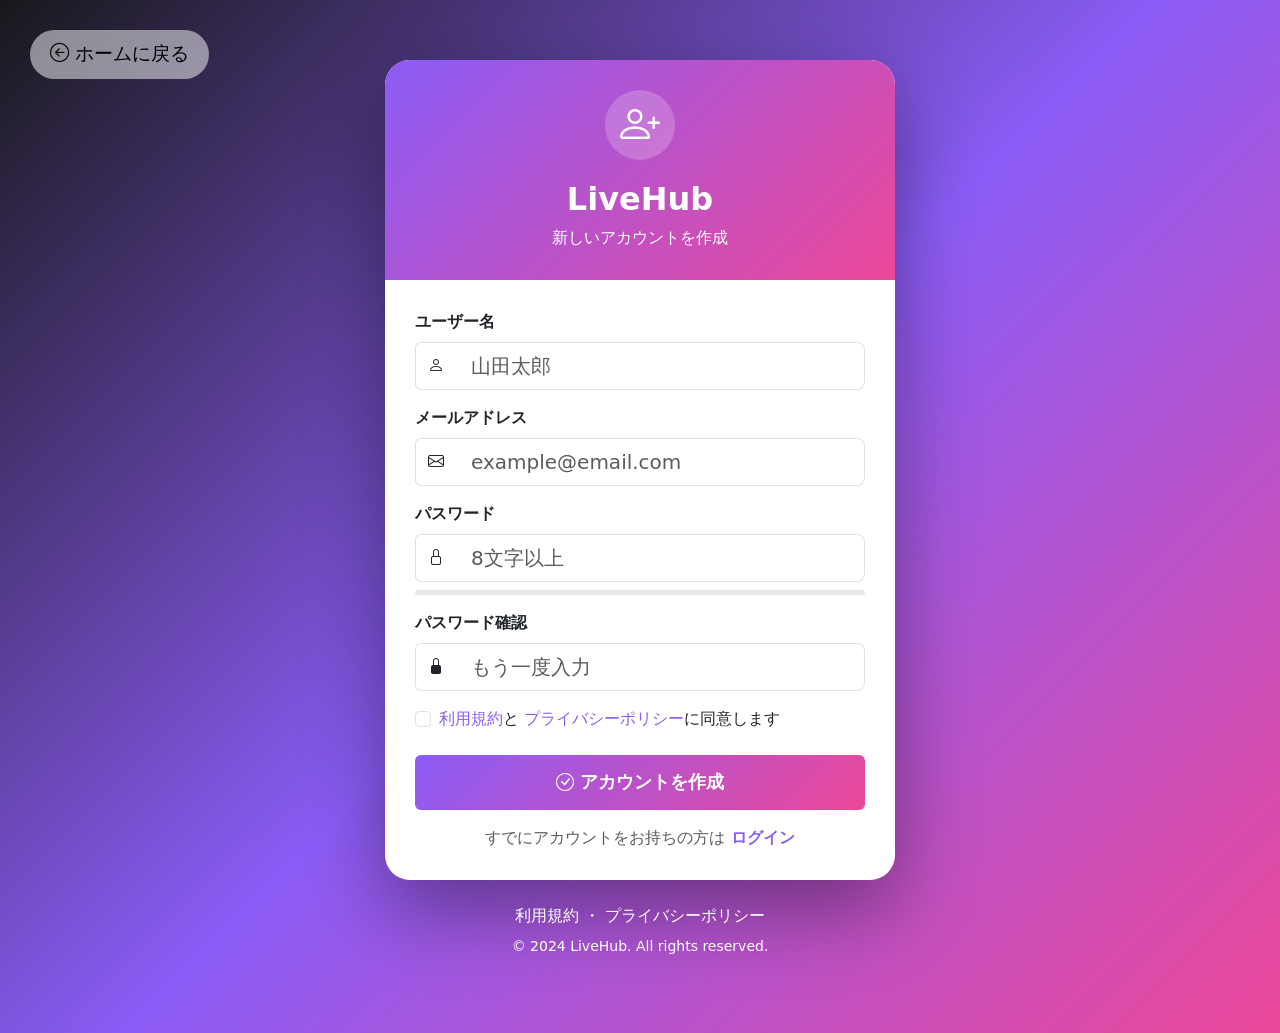
<file: music-account-register.html>
<!DOCTYPE html>
<html lang="ja">
<head>
    <meta charset="UTF-8">
    <meta name="viewport" content="width=device-width, initial-scale=1.0">
    <title>ログイン - LiveHub</title>
    <link href="https://cdn.jsdelivr.net/npm/bootstrap@5.3.0/dist/css/bootstrap.min.css" rel="stylesheet">
    <link rel="stylesheet" href="https://cdn.jsdelivr.net/npm/bootstrap-icons@1.11.0/font/bootstrap-icons.css">
    <link rel="icon" href="./img/favicon.png">
    <link rel="stylesheet" href="./css/music-account-register.css">
</head>
<body>
    <!-- 戻るリンク -->
    <a href="index.html" class="back-link text-black text-decoration-none">
        <i class="bi bi-arrow-left-circle"></i> ホームに戻る
    </a>

    <div class="signup-container">
        <div class="signup-card">
            <!-- 登録ヘッダー -->
            <div class="signup-header">
                <div class="signup-icon">
                    <i class="bi bi-person-plus"></i>
                </div>
                <h2 class="fw-bold mb-2">LiveHub</h2>
                <p class="mb-0">新しいアカウントを作成</p>
            </div>

            <!-- 登録フォーム -->
            <div class="signup-body">
                <form id="signupForm">
                    <!-- ユーザー名 -->
                    <div class="mb-3">
                        <label for="username" class="form-label fw-bold">
                            ユーザー名
                        </label>
                        <div class="input-group">
                            <span class="input-group-text bg-white">
                                <i class="bi bi-person"></i>
                            </span>
                            <input type="text" class="form-control form-control-lg" id="username" placeholder="山田太郎" required>
                        </div>
                    </div>

                    <!-- メールアドレス -->
                    <div class="mb-3">
                        <label for="email" class="form-label fw-bold">
                            メールアドレス
                        </label>
                        <div class="input-group">
                            <span class="input-group-text bg-white">
                                <i class="bi bi-envelope"></i>
                            </span>
                            <input type="email" class="form-control form-control-lg" id="email" placeholder="example@email.com" required>
                        </div>
                    </div>

                    <!-- パスワード -->
                    <div class="mb-3">
                        <label for="password" class="form-label fw-bold">
                            パスワード
                        </label>
                        <div class="input-group">
                            <span class="input-group-text bg-white">
                                <i class="bi bi-lock"></i>
                            </span>
                            <input type="password" class="form-control form-control-lg" id="password" placeholder="8文字以上" required>
                        </div>
                        <div class="password-strength">
                            <div class="password-strength-bar" id="strengthBar"></div>
                        </div>
                        <small class="text-muted" id="strengthText"></small>
                    </div>

                    <!-- パスワード確認 -->
                    <div class="mb-3">
                        <label for="passwordConfirm" class="form-label fw-bold">
                            パスワード確認
                        </label>
                        <div class="input-group">
                            <span class="input-group-text bg-white">
                                <i class="bi bi-lock-fill"></i>
                            </span>
                            <input type="password" class="form-control form-control-lg" id="passwordConfirm" placeholder="もう一度入力" required>
                        </div>
                    </div>

                    <!-- 利用規約 -->
                    <div class="mb-4">
                        <div class="form-check">
                            <input class="form-check-input" type="checkbox" id="terms" required>
                            <label class="form-check-label" for="terms">
                                <a href="#" class="text-decoration-none" style="color: var(--primary-color);">利用規約</a>と
                                <a href="#" class="text-decoration-none" style="color: var(--primary-color);">プライバシーポリシー</a>に同意します
                            </label>
                        </div>
                    </div>

                    <!-- 登録ボタン -->
                    <button type="submit" class="btn btn-signup w-100 mb-3">
                        <i class="bi bi-check-circle"></i> アカウントを作成
                    </button>

                    <!-- アラート -->
                    <div class="alert alert-danger d-none" role="alert" id="errorAlert">
                        <i class="bi bi-exclamation-triangle-fill"></i> <span id="errorMessage"></span>
                    </div>
                    <div class="alert alert-success d-none" role="alert" id="successAlert">
                        <i class="bi bi-check-circle-fill"></i> アカウントの作成に成功しました!
                    </div>
                </form>

                <div class="text-center">
                    <p class="text-muted mb-0">
                        すでにアカウントをお持ちの方は
                        <a href="music-login-page.html" class="text-decoration-none fw-bold" style="color: var(--primary-color);">ログイン</a>
                    </p>
                </div>
            </div>
        </div>

        <!-- 追加情報 -->
        <div class="text-center mt-4 text-white">
            <p class="mb-2">
                <a href="#" class="text-white text-decoration-none">利用規約</a> ・ 
                <a href="#" class="text-white text-decoration-none">プライバシーポリシー</a>
            </p>
            <p class="small">&copy; 2024 LiveHub. All rights reserved.</p>
        </div>
    </div>

    <script src="https://cdn.jsdelivr.net/npm/bootstrap@5.3.0/dist/js/bootstrap.bundle.min.js"></script>
    <script>
        // パスワード強度チェック
        document.getElementById('password').addEventListener('input', function(e) {
            const password = e.target.value;
            const strengthBar = document.getElementById('strengthBar');
            const strengthText = document.getElementById('strengthText');
            
            let strength = 0;
            if (password.length >= 8) strength++;
            if (password.match(/[a-z]/) && password.match(/[A-Z]/)) strength++;
            if (password.match(/[0-9]/)) strength++;
            if (password.match(/[^a-zA-Z0-9]/)) strength++;
            
            strengthBar.className = 'password-strength-bar';
            
            if (password.length === 0) {
                strengthText.textContent = '';
            } else if (strength <= 2) {
                strengthBar.classList.add('strength-weak');
                strengthText.textContent = '弱いパスワード';
                strengthText.style.color = '#ef4444';
            } else if (strength === 3) {
                strengthBar.classList.add('strength-medium');
                strengthText.textContent = '普通のパスワード';
                strengthText.style.color = '#f59e0b';
            } else {
                strengthBar.classList.add('strength-strong');
                strengthText.textContent = '強いパスワード';
                strengthText.style.color = '#10b981';
            }
        });

        // 登録フォーム送信時の処理
        document.getElementById('signupForm').addEventListener('submit', function(e) {
            e.preventDefault();
            
            const username = document.getElementById('username').value;
            const email = document.getElementById('email').value;
            const password = document.getElementById('password').value;
            const passwordConfirm = document.getElementById('passwordConfirm').value;
            const terms = document.getElementById('terms').checked;
            const errorAlert = document.getElementById('errorAlert');
            const successAlert = document.getElementById('successAlert');
            const errorMessage = document.getElementById('errorMessage');
            
            // エラーメッセージをリセット
            errorAlert.classList.add('d-none');
            successAlert.classList.add('d-none');
            
            // バリデーション
            if (!username || !email || !password || !passwordConfirm) {
                errorMessage.textContent = 'すべての項目を入力してください';
                errorAlert.classList.remove('d-none');
                return;
            }
            
            if (password.length < 8) {
                errorMessage.textContent = 'パスワードは8文字以上で入力してください';
                errorAlert.classList.remove('d-none');
                return;
            }
            
            if (password !== passwordConfirm) {
                errorMessage.textContent = 'パスワードが一致しません';
                errorAlert.classList.remove('d-none');
                return;
            }
            
            if (!terms) {
                errorMessage.textContent = '利用規約に同意してください';
                errorAlert.classList.remove('d-none');
                return;
            }
            
            // 成功時の処理
            successAlert.classList.remove('d-none');
            setTimeout(function() {
                alert('登録が完了しました!ログインページに移動します。');
                // window.location.href = 'login.html';
            }, 1000);
        });

        // エラーメッセージの自動非表示
        const inputs = ['username', 'email', 'password', 'passwordConfirm'];
        inputs.forEach(function(id) {
            document.getElementById(id).addEventListener('input', function() {
                document.getElementById('errorAlert').classList.add('d-none');
            });
        });
        
        document.getElementById('terms').addEventListener('change', function() {
            document.getElementById('errorAlert').classList.add('d-none');
        });
    </script>
</body>
</html>
</file>
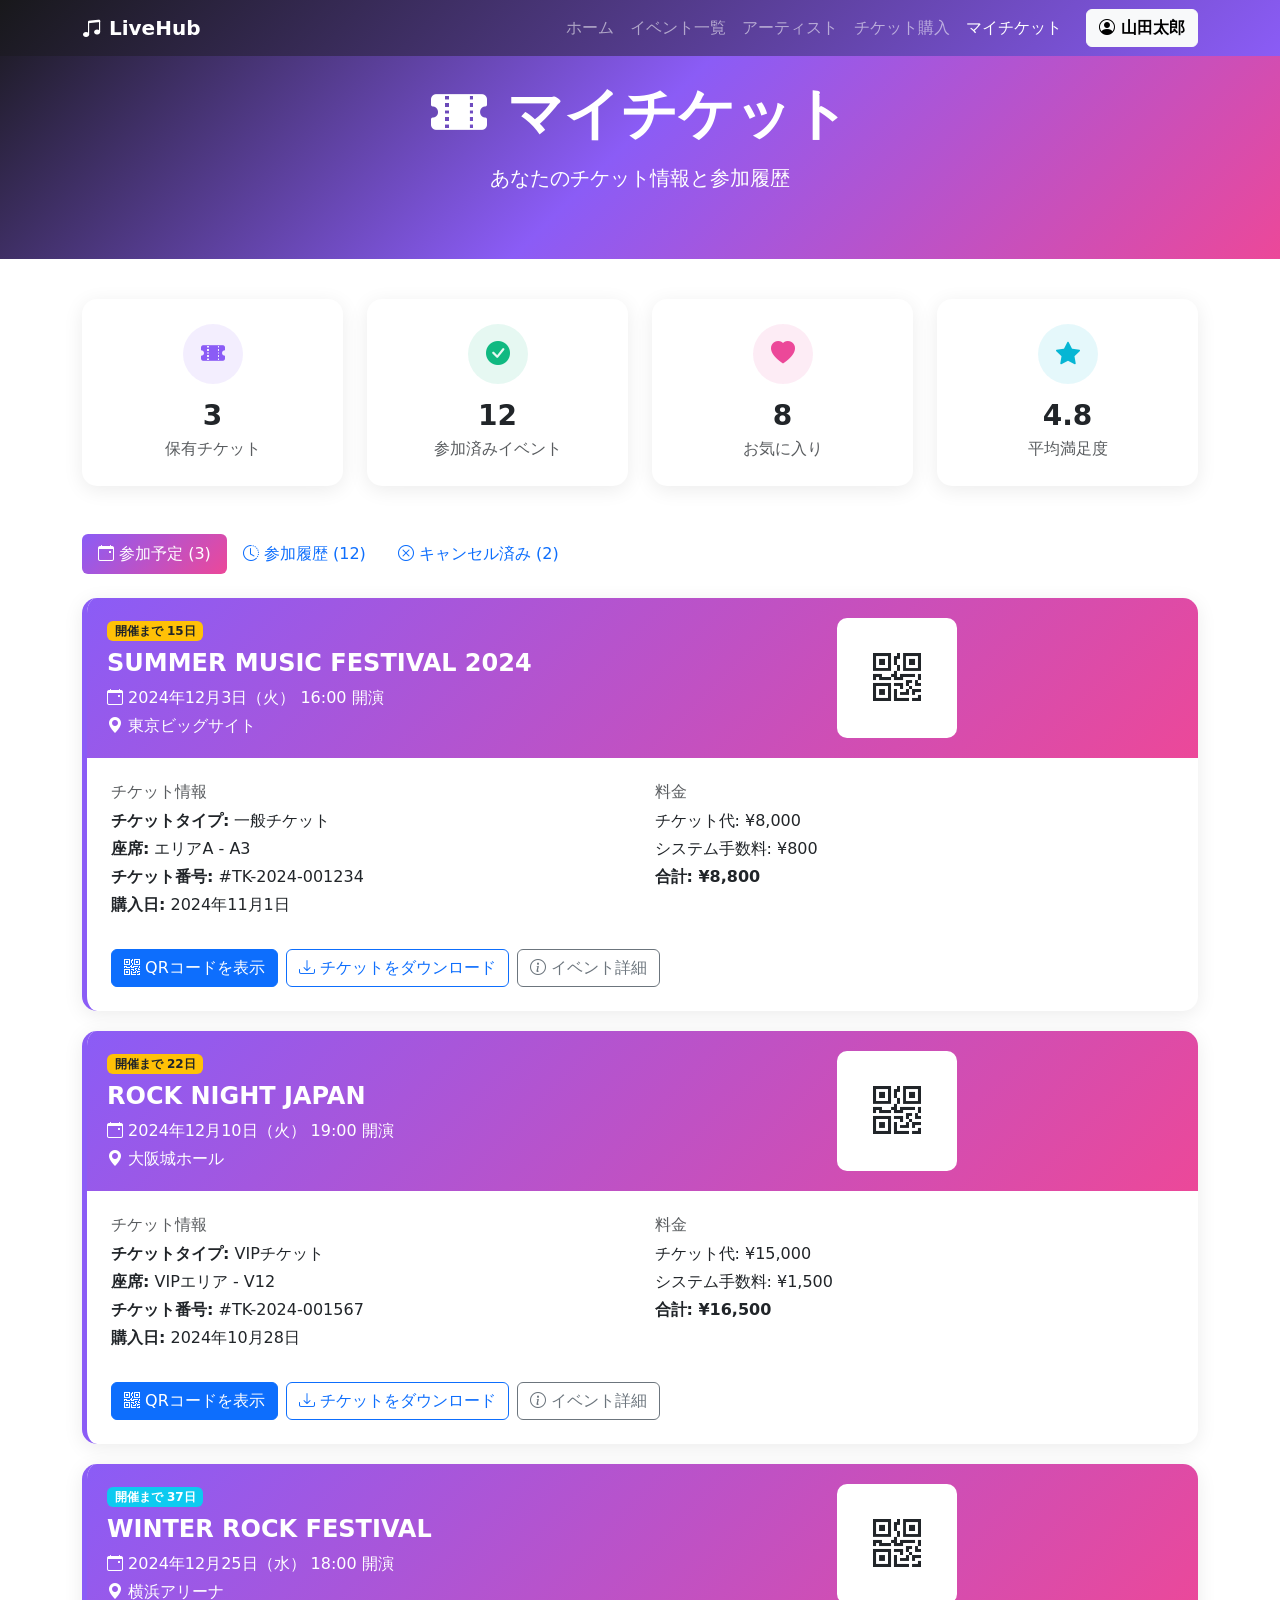
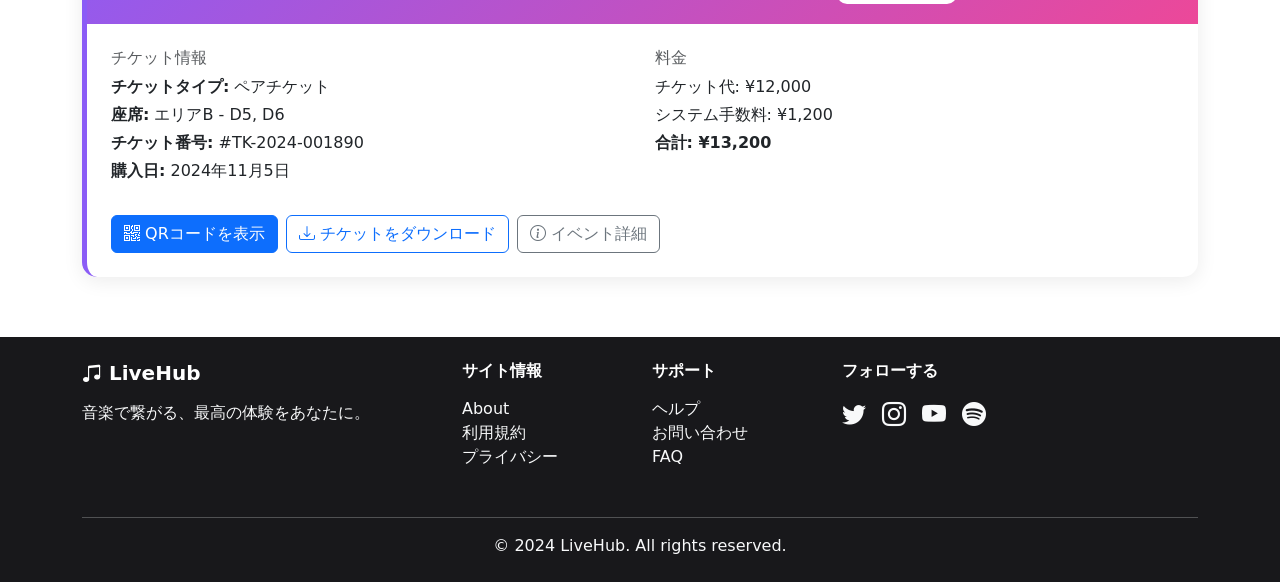
<file: music-festival-myticket.html>
<!DOCTYPE html>
<html lang="ja">
<head>
    <meta charset="UTF-8">
    <meta name="viewport" content="width=device-width, initial-scale=1.0">
    <title>マイチケット - LiveHub</title>
    <link href="https://cdn.jsdelivr.net/npm/bootstrap@5.3.0/dist/css/bootstrap.min.css" rel="stylesheet">
    <link rel="stylesheet" href="https://cdn.jsdelivr.net/npm/bootstrap-icons@1.11.0/font/bootstrap-icons.css">
    <link rel="icon" href="./img/favicon.png">
    <link rel="stylesheet" href="./css/music-festival-myticket.css">
</head>
<body>
    <!-- ナビゲーションバー -->
    <nav class="navbar navbar-expand-lg navbar-dark fixed-top">
        <div class="container">
            <a class="navbar-brand fw-bold" href="index.html">
                <i class="bi bi-music-note-beamed"></i> LiveHub
            </a>
            <button class="navbar-toggler" type="button" data-bs-toggle="collapse" data-bs-target="#navbarNav">
                <span class="navbar-toggler-icon"></span>
            </button>
            <div class="collapse navbar-collapse" id="navbarNav">
                <ul class="navbar-nav ms-auto">
                    <li class="nav-item">
                        <a class="nav-link" href="index.html">ホーム</a>
                    </li>
                    <li class="nav-item">
                        <a class="nav-link" href="music-festival-list.html">イベント一覧</a>
                    </li>
                    <li class="nav-item">
                        <a class="nav-link" href="music-artist-list.html">アーティスト</a>
                    </li>
                    <li class="nav-item">
                        <a class="nav-link" href="music-festival-ticket.html">チケット購入</a>
                    </li>
                    <li class="nav-item">
                        <a class="nav-link active" href="music-festival-myticket.html">マイチケット</a>
                    </li>
                </ul>
                <a class="btn btn-light ms-3 fw-bold" href="music-login-page.html">
                    <i class="bi bi-person-circle"></i> 山田太郎
                </a>
            </div>
        </div>
    </nav>

    <!-- ページヘッダー -->
    <div class="page-header">
        <div class="container text-center">
            <h1 class="display-4 fw-bold mb-3">
                <i class="bi bi-ticket-perforated-fill"></i> マイチケット
            </h1>
            <p class="lead">あなたのチケット情報と参加履歴</p>
        </div>
    </div>

    <div class="container">
        <!-- 統計カード -->
        <div class="row g-4 mb-5">
            <div class="col-md-3">
                <div class="stat-card text-center">
                    <div class="stat-icon mx-auto" style="background: rgba(139, 92, 246, 0.1); color: var(--primary-color);">
                        <i class="bi bi-ticket-perforated-fill"></i>
                    </div>
                    <h3 class="fw-bold mb-1">3</h3>
                    <p class="text-muted mb-0">保有チケット</p>
                </div>
            </div>
            <div class="col-md-3">
                <div class="stat-card text-center">
                    <div class="stat-icon mx-auto" style="background: rgba(16, 185, 129, 0.1); color: #10b981;">
                        <i class="bi bi-check-circle-fill"></i>
                    </div>
                    <h3 class="fw-bold mb-1">12</h3>
                    <p class="text-muted mb-0">参加済みイベント</p>
                </div>
            </div>
            <div class="col-md-3">
                <div class="stat-card text-center">
                    <div class="stat-icon mx-auto" style="background: rgba(236, 72, 153, 0.1); color: var(--secondary-color);">
                        <i class="bi bi-heart-fill"></i>
                    </div>
                    <h3 class="fw-bold mb-1">8</h3>
                    <p class="text-muted mb-0">お気に入り</p>
                </div>
            </div>
            <div class="col-md-3">
                <div class="stat-card text-center">
                    <div class="stat-icon mx-auto" style="background: rgba(6, 182, 212, 0.1); color: var(--accent-color);">
                        <i class="bi bi-star-fill"></i>
                    </div>
                    <h3 class="fw-bold mb-1">4.8</h3>
                    <p class="text-muted mb-0">平均満足度</p>
                </div>
            </div>
        </div>

        <!-- タブナビゲーション -->
        <ul class="nav nav-pills mb-4" id="myTab" role="tablist">
            <li class="nav-item" role="presentation">
                <button class="nav-link tab-btn active" id="upcoming-tab" data-bs-toggle="pill" data-bs-target="#upcoming" type="button" role="tab">
                    <i class="bi bi-calendar-event"></i> 参加予定 (3)
                </button>
            </li>
            <li class="nav-item" role="presentation">
                <button class="nav-link tab-btn" id="history-tab" data-bs-toggle="pill" data-bs-target="#history" type="button" role="tab">
                    <i class="bi bi-clock-history"></i> 参加履歴 (12)
                </button>
            </li>
            <li class="nav-item" role="presentation">
                <button class="nav-link tab-btn" id="cancelled-tab" data-bs-toggle="pill" data-bs-target="#cancelled" type="button" role="tab">
                    <i class="bi bi-x-circle"></i> キャンセル済み (2)
                </button>
            </li>
        </ul>

        <!-- タブコンテンツ -->
        <div class="tab-content" id="myTabContent">
            <!-- 参加予定タブ -->
            <div class="tab-pane fade show active" id="upcoming" role="tabpanel">
                <!-- チケットカード1 -->
                <div class="ticket-card">
                    <div class="ticket-header">
                        <div class="row align-items-center">
                            <div class="col-md-8">
                                <span class="badge bg-warning text-dark mb-2">開催まで 15日</span>
                                <h4 class="fw-bold mb-2">SUMMER MUSIC FESTIVAL 2024</h4>
                                <p class="mb-1"><i class="bi bi-calendar-event"></i> 2024年12月3日（火） 16:00 開演</p>
                                <p class="mb-0"><i class="bi bi-geo-alt-fill"></i> 東京ビッグサイト</p>
                            </div>
                            <div class="col-md-4 text-md-end">
                                <div class="qr-code">
                                    <i class="bi bi-qr-code text-dark"></i>
                                </div>
                            </div>
                        </div>
                    </div>
                    <div class="card-body p-4">
                        <div class="row">
                            <div class="col-md-6 mb-3">
                                <h6 class="text-muted mb-2">チケット情報</h6>
                                <p class="mb-1"><strong>チケットタイプ:</strong> 一般チケット</p>
                                <p class="mb-1"><strong>座席:</strong> エリアA - A3</p>
                                <p class="mb-1"><strong>チケット番号:</strong> #TK-2024-001234</p>
                                <p class="mb-0"><strong>購入日:</strong> 2024年11月1日</p>
                            </div>
                            <div class="col-md-6 mb-3">
                                <h6 class="text-muted mb-2">料金</h6>
                                <p class="mb-1">チケット代: ¥8,000</p>
                                <p class="mb-1">システム手数料: ¥800</p>
                                <p class="mb-0"><strong>合計: ¥8,800</strong></p>
                            </div>
                        </div>
                        <div class="d-flex gap-2 mt-3">
                            <button class="btn btn-primary">
                                <i class="bi bi-qr-code"></i> QRコードを表示
                            </button>
                            <button class="btn btn-outline-primary">
                                <i class="bi bi-download"></i> チケットをダウンロード
                            </button>
                            <button class="btn btn-outline-secondary">
                                <i class="bi bi-info-circle"></i> イベント詳細
                            </button>
                        </div>
                    </div>
                </div>

                <!-- チケットカード2 -->
                <div class="ticket-card">
                    <div class="ticket-header">
                        <div class="row align-items-center">
                            <div class="col-md-8">
                                <span class="badge bg-warning text-dark mb-2">開催まで 22日</span>
                                <h4 class="fw-bold mb-2">ROCK NIGHT JAPAN</h4>
                                <p class="mb-1"><i class="bi bi-calendar-event"></i> 2024年12月10日（火） 19:00 開演</p>
                                <p class="mb-0"><i class="bi bi-geo-alt-fill"></i> 大阪城ホール</p>
                            </div>
                            <div class="col-md-4 text-md-end">
                                <div class="qr-code">
                                    <i class="bi bi-qr-code text-dark"></i>
                                </div>
                            </div>
                        </div>
                    </div>
                    <div class="card-body p-4">
                        <div class="row">
                            <div class="col-md-6 mb-3">
                                <h6 class="text-muted mb-2">チケット情報</h6>
                                <p class="mb-1"><strong>チケットタイプ:</strong> VIPチケット</p>
                                <p class="mb-1"><strong>座席:</strong> VIPエリア - V12</p>
                                <p class="mb-1"><strong>チケット番号:</strong> #TK-2024-001567</p>
                                <p class="mb-0"><strong>購入日:</strong> 2024年10月28日</p>
                            </div>
                            <div class="col-md-6 mb-3">
                                <h6 class="text-muted mb-2">料金</h6>
                                <p class="mb-1">チケット代: ¥15,000</p>
                                <p class="mb-1">システム手数料: ¥1,500</p>
                                <p class="mb-0"><strong>合計: ¥16,500</strong></p>
                            </div>
                        </div>
                        <div class="d-flex gap-2 mt-3">
                            <button class="btn btn-primary">
                                <i class="bi bi-qr-code"></i> QRコードを表示
                            </button>
                            <button class="btn btn-outline-primary">
                                <i class="bi bi-download"></i> チケットをダウンロード
                            </button>
                            <button class="btn btn-outline-secondary">
                                <i class="bi bi-info-circle"></i> イベント詳細
                            </button>
                        </div>
                    </div>
                </div>

                <!-- チケットカード3 -->
                <div class="ticket-card">
                    <div class="ticket-header">
                        <div class="row align-items-center">
                            <div class="col-md-8">
                                <span class="badge bg-info mb-2">開催まで 37日</span>
                                <h4 class="fw-bold mb-2">WINTER ROCK FESTIVAL</h4>
                                <p class="mb-1"><i class="bi bi-calendar-event"></i> 2024年12月25日（水） 18:00 開演</p>
                                <p class="mb-0"><i class="bi bi-geo-alt-fill"></i> 横浜アリーナ</p>
                            </div>
                            <div class="col-md-4 text-md-end">
                                <div class="qr-code">
                                    <i class="bi bi-qr-code text-dark"></i>
                                </div>
                            </div>
                        </div>
                    </div>
                    <div class="card-body p-4">
                        <div class="row">
                            <div class="col-md-6 mb-3">
                                <h6 class="text-muted mb-2">チケット情報</h6>
                                <p class="mb-1"><strong>チケットタイプ:</strong> ペアチケット</p>
                                <p class="mb-1"><strong>座席:</strong> エリアB - D5, D6</p>
                                <p class="mb-1"><strong>チケット番号:</strong> #TK-2024-001890</p>
                                <p class="mb-0"><strong>購入日:</strong> 2024年11月5日</p>
                            </div>
                            <div class="col-md-6 mb-3">
                                <h6 class="text-muted mb-2">料金</h6>
                                <p class="mb-1">チケット代: ¥12,000</p>
                                <p class="mb-1">システム手数料: ¥1,200</p>
                                <p class="mb-0"><strong>合計: ¥13,200</strong></p>
                            </div>
                        </div>
                        <div class="d-flex gap-2 mt-3">
                            <button class="btn btn-primary">
                                <i class="bi bi-qr-code"></i> QRコードを表示
                            </button>
                            <button class="btn btn-outline-primary">
                                <i class="bi bi-download"></i> チケットをダウンロード
                            </button>
                            <button class="btn btn-outline-secondary">
                                <i class="bi bi-info-circle"></i> イベント詳細
                            </button>
                        </div>
                    </div>
                </div>
            </div>

            <!-- 参加履歴タブ -->
            <div class="tab-pane fade" id="history" role="tabpanel">
                <div class="table-card">
                    <h4 class="fw-bold mb-4"><i class="bi bi-clock-history"></i> 参加履歴</h4>
                    <div class="table-responsive">
                        <table class="table table-hover">
                            <thead class="table-light">
                                <tr>
                                    <th>イベント名</th>
                                    <th>開催日</th>
                                    <th>会場</th>
                                    <th>チケットタイプ</th>
                                    <th>ステータス</th>
                                    <th>評価</th>
                                </tr>
                            </thead>
                            <tbody>
                                <tr>
                                    <td>
                                        <strong>AUTUMN MUSIC FEST 2024</strong>
                                    </td>
                                    <td>2024年11月10日</td>
                                    <td>幕張メッセ</td>
                                    <td>一般チケット</td>
                                    <td><span class="badge bg-success status-badge">参加済み</span></td>
                                    <td>
                                        <div class="text-warning">
                                            <i class="bi bi-star-fill"></i>
                                            <i class="bi bi-star-fill"></i>
                                            <i class="bi bi-star-fill"></i>
                                            <i class="bi bi-star-fill"></i>
                                            <i class="bi bi-star-fill"></i>
                                        </div>
                                    </td>
                                </tr>
                                <tr>
                                    <td>
                                        <strong>JAZZ NIGHT TOKYO</strong>
                                    </td>
                                    <td>2024年10月25日</td>
                                    <td>ブルーノート東京</td>
                                    <td>VIPチケット</td>
                                    <td><span class="badge bg-success status-badge">参加済み</span></td>
                                    <td>
                                        <div class="text-warning">
                                            <i class="bi bi-star-fill"></i>
                                            <i class="bi bi-star-fill"></i>
                                            <i class="bi bi-star-fill"></i>
                                            <i class="bi bi-star-fill"></i>
                                            <i class="bi bi-star-half"></i>
                                        </div>
                                    </td>
                                </tr>
                                <tr>
                                    <td>
                                        <strong>URBAN BEATS FESTIVAL</strong>
                                    </td>
                                    <td>2024年10月5日</td>
                                    <td>Zepp Tokyo</td>
                                    <td>一般チケット</td>
                                    <td><span class="badge bg-success status-badge">参加済み</span></td>
                                    <td>
                                        <div class="text-warning">
                                            <i class="bi bi-star-fill"></i>
                                            <i class="bi bi-star-fill"></i>
                                            <i class="bi bi-star-fill"></i>
                                            <i class="bi bi-star-fill"></i>
                                            <i class="bi bi-star"></i>
                                        </div>
                                    </td>
                                </tr>
                                <tr>
                                    <td>
                                        <strong>ELECTRO WAVE 2024</strong>
                                    </td>
                                    <td>2024年9月20日</td>
                                    <td>東京ドーム</td>
                                    <td>ペアチケット</td>
                                    <td><span class="badge bg-success status-badge">参加済み</span></td>
                                    <td>
                                        <div class="text-warning">
                                            <i class="bi bi-star-fill"></i>
                                            <i class="bi bi-star-fill"></i>
                                            <i class="bi bi-star-fill"></i>
                                            <i class="bi bi-star-fill"></i>
                                            <i class="bi bi-star-fill"></i>
                                        </div>
                                    </td>
                                </tr>
                                <tr>
                                    <td>
                                        <strong>SUMMER SONIC 2024</strong>
                                    </td>
                                    <td>2024年8月15日</td>
                                    <td>ZOZOマリンスタジアム</td>
                                    <td>VIPチケット</td>
                                    <td><span class="badge bg-success status-badge">参加済み</span></td>
                                    <td>
                                        <div class="text-warning">
                                            <i class="bi bi-star-fill"></i>
                                            <i class="bi bi-star-fill"></i>
                                            <i class="bi bi-star-fill"></i>
                                            <i class="bi bi-star-fill"></i>
                                            <i class="bi bi-star-half"></i>
                                        </div>
                                    </td>
                                </tr>
                            </tbody>
                        </table>
                    </div>

                    <!-- ページネーション -->
                    <nav aria-label="履歴ページネーション" class="mt-4">
                        <ul class="pagination justify-content-center">
                            <li class="page-item disabled">
                                <a class="page-link" href="#"><i class="bi bi-chevron-left"></i></a>
                            </li>
                            <li class="page-item active"><a class="page-link" href="#">1</a></li>
                            <li class="page-item"><a class="page-link" href="#">2</a></li>
                            <li class="page-item"><a class="page-link" href="#">3</a></li>
                            <li class="page-item">
                                <a class="page-link" href="#"><i class="bi bi-chevron-right"></i></a>
                            </li>
                        </ul>
                    </nav>
                </div>
            </div>

            <!-- キャンセル済みタブ -->
            <div class="tab-pane fade" id="cancelled" role="tabpanel">
                <div class="table-card">
                    <h4 class="fw-bold mb-4"><i class="bi bi-x-circle"></i> キャンセル済みチケット</h4>
                    <div class="table-responsive">
                        <table class="table table-hover">
                            <thead class="table-light">
                                <tr>
                                    <th>イベント名</th>
                                    <th>開催日</th>
                                    <th>会場</th>
                                    <th>キャンセル日</th>
                                    <th>返金額</th>
                                    <th>ステータス</th>
                                </tr>
                            </thead>
                            <tbody>
                                <tr>
                                    <td>
                                        <strong>SPRING MUSIC FESTIVAL</strong>
                                    </td>
                                    <td>2024年5月12日</td>
                                    <td>さいたまスーパーアリーナ</td>
                                    <td>2024年4月20日</td>
                                    <td>¥7,200</td>
                                    <td><span class="badge bg-danger status-badge">キャンセル済み</span></td>
                                </tr>
                                <tr>
                                    <td>
                                        <strong>ROCK LEGENDS 2024</strong>
                                    </td>
                                    <td>2024年7月8日</td>
                                    <td>横浜アリーナ</td>
                                    <td>2024年6月15日</td>
                                    <td>¥8,100</td>
                                    <td><span class="badge bg-danger status-badge">キャンセル済み</span></td>
                                </tr>
                            </tbody>
                        </table>
                    </div>
                </div>
            </div>
        </div>
    </div>

    <!-- フッター -->
    <footer class="py-4">
        <div class="container">
            <div class="row">
                <div class="col-md-4 mb-3">
                    <h5 class="fw-bold mb-3"><i class="bi bi-music-note-beamed"></i> LiveHub</h5>
                    <p class="text-light">音楽で繋がる、最高の体験をあなたに。</p>
                </div>
                <div class="col-md-2 mb-3">
                    <h6 class="fw-bold mb-3">サイト情報</h6>
                    <ul class="list-unstyled">
                        <li><a href="#" class="text-light text-decoration-none">About</a></li>
                        <li><a href="#" class="text-light text-decoration-none">利用規約</a></li>
                        <li><a href="#" class="text-light text-decoration-none">プライバシー</a></li>
                    </ul>
                </div>
                <div class="col-md-2 mb-3">
                    <h6 class="fw-bold mb-3">サポート</h6>
                    <ul class="list-unstyled">
                        <li><a href="#" class="text-light text-decoration-none">ヘルプ</a></li>
                        <li><a href="#" class="text-light text-decoration-none">お問い合わせ</a></li>
                        <li><a href="#" class="text-light text-decoration-none">FAQ</a></li>
                    </ul>
                </div>
                <div class="col-md-4 mb-3">
                    <h6 class="fw-bold mb-3">フォローする</h6>
                    <div class="d-flex gap-3">
                        <a href="#" class="text-light"><i class="bi bi-twitter fs-4"></i></a>
                        <a href="#" class="text-light"><i class="bi bi-instagram fs-4"></i></a>
                        <a href="#" class="text-light"><i class="bi bi-youtube fs-4"></i></a>
                        <a href="#" class="text-light"><i class="bi bi-spotify fs-4"></i></a>
                    </div>
                </div>
            </div>
            <hr class="border-light">
            <p class="text-center text-light mb-0">&copy; 2024 LiveHub. All rights reserved.</p>
        </div>
    </footer>

    <script src="https://cdn.jsdelivr.net/npm/bootstrap@5.3.0/dist/js/bootstrap.bundle.min.js"></script>
</body>
</html>
</file>
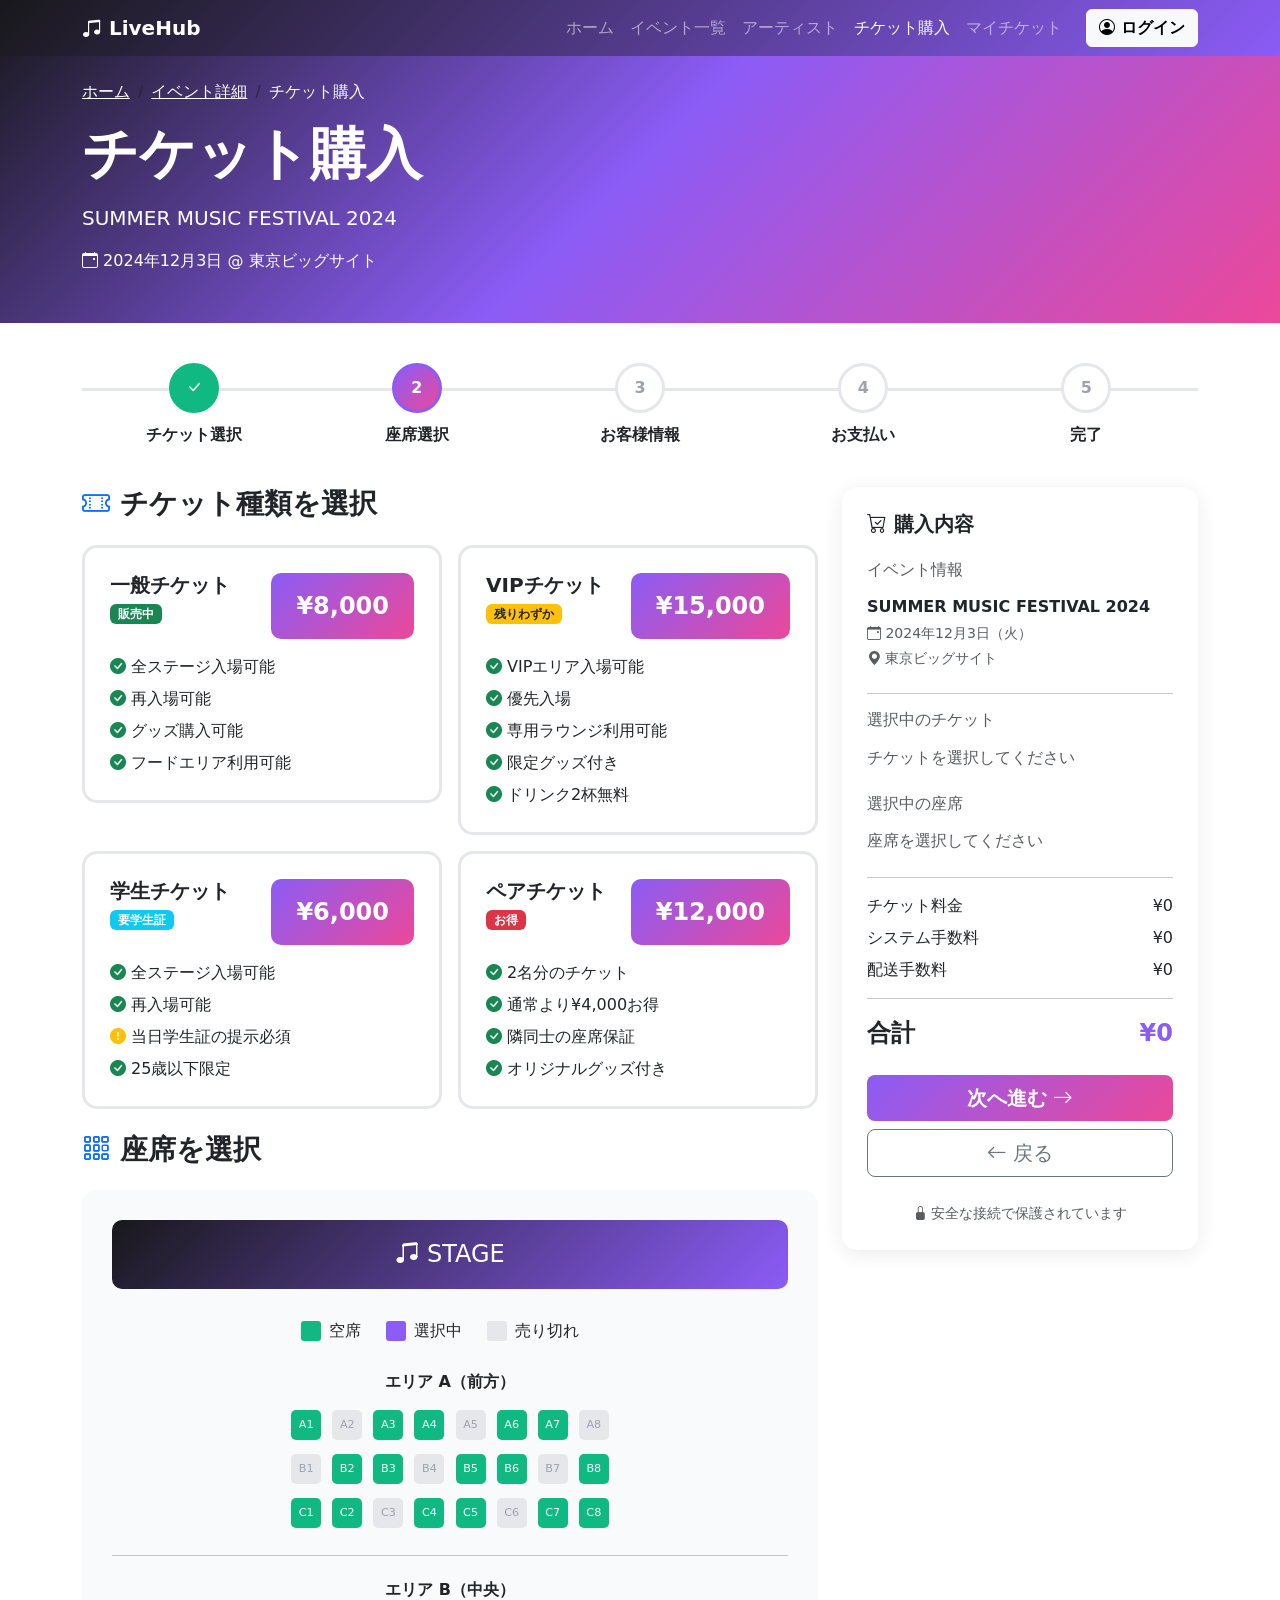
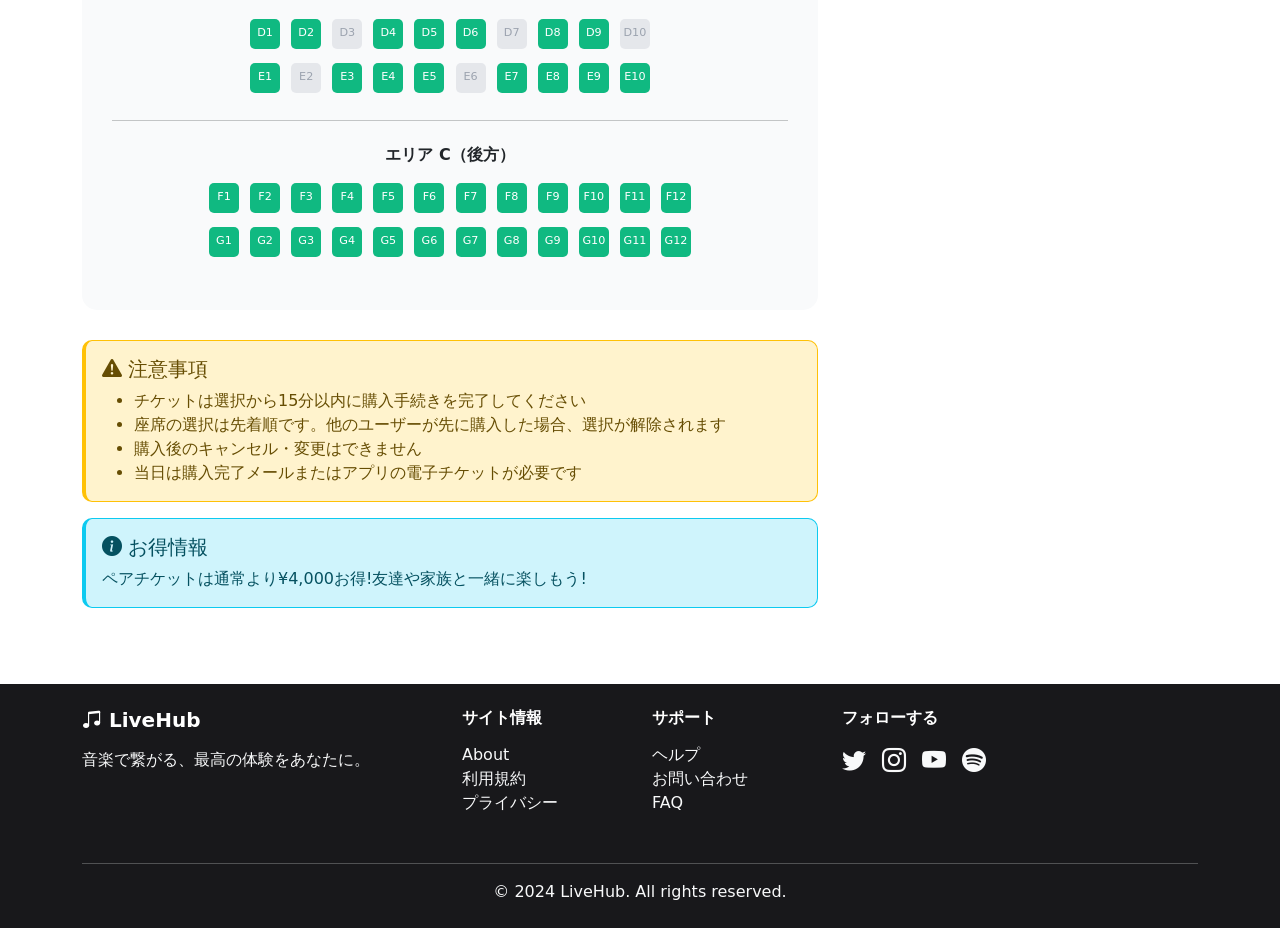
<file: music-festival-ticket.html>
<!DOCTYPE html>
<html lang="ja">
<head>
    <meta charset="UTF-8">
    <meta name="viewport" content="width=device-width, initial-scale=1.0">
    <title>チケット購入 - LiveHub</title>
    <link href="https://cdn.jsdelivr.net/npm/bootstrap@5.3.0/dist/css/bootstrap.min.css" rel="stylesheet">
    <link rel="stylesheet" href="https://cdn.jsdelivr.net/npm/bootstrap-icons@1.11.0/font/bootstrap-icons.css">
    <link rel="icon" href="./img/favicon.png">
    <link rel="stylesheet" href="./css/music-festival-ticket.css">
</head>
<body>
    <!-- ナビゲーションバー -->
    <nav class="navbar navbar-expand-lg navbar-dark fixed-top">
        <div class="container">
            <a class="navbar-brand fw-bold" href="index.html">
                <i class="bi bi-music-note-beamed"></i> LiveHub
            </a>
            <button class="navbar-toggler" type="button" data-bs-toggle="collapse" data-bs-target="#navbarNav">
                <span class="navbar-toggler-icon"></span>
            </button>
            <div class="collapse navbar-collapse" id="navbarNav">
                <ul class="navbar-nav ms-auto">
                    <li class="nav-item">
                        <a class="nav-link" href="index.html">ホーム</a>
                    </li>
                    <li class="nav-item">
                        <a class="nav-link" href="music-festival-list.html">イベント一覧</a>
                    </li>
                    <li class="nav-item">
                        <a class="nav-link" href="music-artist-list.html">アーティスト</a>
                    </li>
                    <li class="nav-item">
                        <a class="nav-link active" href="music-festival-ticket.html">チケット購入</a>
                    </li>
                    <li class="nav-item">
                        <a class="nav-link" href="music-festival-myticket.html">マイチケット</a>
                    </li>
                </ul>
                <a class="btn btn-light ms-3 fw-bold" href="music-login-page.html">
                    <i class="bi bi-person-circle"></i> ログイン
                </a>
            </div>
        </div>
    </nav>

    <!-- ページヘッダー -->
    <div class="page-header">
        <div class="container">
            <nav aria-label="breadcrumb">
                <ol class="breadcrumb">
                    <li class="breadcrumb-item"><a href="index.html" class="text-white">ホーム</a></li>
                    <li class="breadcrumb-item"><a href="music-festival-detail.html" class="text-white">イベント詳細</a></li>
                    <li class="breadcrumb-item active text-white" aria-current="page">チケット購入</li>
                </ol>
            </nav>
            <h1 class="display-4 fw-bold mb-3">チケット購入</h1>
            <p class="lead">SUMMER MUSIC FESTIVAL 2024</p>
            <p class="mb-0"><i class="bi bi-calendar-event"></i> 2024年12月3日 @ 東京ビッグサイト</p>
        </div>
    </div>

    <div class="container">
        <!-- ステップインジケーター -->
        <div class="step-indicator">
            <div class="step completed">
                <div class="step-circle">
                    <i class="bi bi-check-lg"></i>
                </div>
                <div class="fw-bold">チケット選択</div>
            </div>
            <div class="step active">
                <div class="step-circle">2</div>
                <div class="fw-bold">座席選択</div>
            </div>
            <div class="step">
                <div class="step-circle">3</div>
                <div class="fw-bold">お客様情報</div>
            </div>
            <div class="step">
                <div class="step-circle">4</div>
                <div class="fw-bold">お支払い</div>
            </div>
            <div class="step">
                <div class="step-circle">5</div>
                <div class="fw-bold">完了</div>
            </div>
        </div>

        <div class="row">
            <!-- メインコンテンツ -->
            <div class="col-lg-8">
                <!-- チケット種類選択 -->
                <div class="mb-4">
                    <h3 class="fw-bold mb-4"><i class="bi bi-ticket-perforated text-primary"></i> チケット種類を選択</h3>
                    
                    <div class="row g-3">
                        <div class="col-md-6">
                            <div class="ticket-card" data-price="8000" data-type="一般チケット">
                                <div class="d-flex justify-content-between align-items-start mb-3">
                                    <div>
                                        <h5 class="fw-bold mb-1">一般チケット</h5>
                                        <span class="badge bg-success">販売中</span>
                                    </div>
                                    <div class="price-tag">¥8,000</div>
                                </div>
                                <ul class="list-unstyled mb-0">
                                    <li class="mb-2"><i class="bi bi-check-circle-fill text-success"></i> 全ステージ入場可能</li>
                                    <li class="mb-2"><i class="bi bi-check-circle-fill text-success"></i> 再入場可能</li>
                                    <li class="mb-2"><i class="bi bi-check-circle-fill text-success"></i> グッズ購入可能</li>
                                    <li><i class="bi bi-check-circle-fill text-success"></i> フードエリア利用可能</li>
                                </ul>
                            </div>
                        </div>

                        <div class="col-md-6">
                            <div class="ticket-card" data-price="15000" data-type="VIPチケット">
                                <div class="d-flex justify-content-between align-items-start mb-3">
                                    <div>
                                        <h5 class="fw-bold mb-1">VIPチケット</h5>
                                        <span class="badge bg-warning text-dark">残りわずか</span>
                                    </div>
                                    <div class="price-tag">¥15,000</div>
                                </div>
                                <ul class="list-unstyled mb-0">
                                    <li class="mb-2"><i class="bi bi-check-circle-fill text-success"></i> VIPエリア入場可能</li>
                                    <li class="mb-2"><i class="bi bi-check-circle-fill text-success"></i> 優先入場</li>
                                    <li class="mb-2"><i class="bi bi-check-circle-fill text-success"></i> 専用ラウンジ利用可能</li>
                                    <li class="mb-2"><i class="bi bi-check-circle-fill text-success"></i> 限定グッズ付き</li>
                                    <li><i class="bi bi-check-circle-fill text-success"></i> ドリンク2杯無料</li>
                                </ul>
                            </div>
                        </div>

                        <div class="col-md-6">
                            <div class="ticket-card" data-price="6000" data-type="学生チケット">
                                <div class="d-flex justify-content-between align-items-start mb-3">
                                    <div>
                                        <h5 class="fw-bold mb-1">学生チケット</h5>
                                        <span class="badge bg-info">要学生証</span>
                                    </div>
                                    <div class="price-tag">¥6,000</div>
                                </div>
                                <ul class="list-unstyled mb-0">
                                    <li class="mb-2"><i class="bi bi-check-circle-fill text-success"></i> 全ステージ入場可能</li>
                                    <li class="mb-2"><i class="bi bi-check-circle-fill text-success"></i> 再入場可能</li>
                                    <li class="mb-2"><i class="bi bi-exclamation-circle-fill text-warning"></i> 当日学生証の提示必須</li>
                                    <li><i class="bi bi-check-circle-fill text-success"></i> 25歳以下限定</li>
                                </ul>
                            </div>
                        </div>

                        <div class="col-md-6">
                            <div class="ticket-card" data-price="12000" data-type="ペアチケット">
                                <div class="d-flex justify-content-between align-items-start mb-3">
                                    <div>
                                        <h5 class="fw-bold mb-1">ペアチケット</h5>
                                        <span class="badge bg-danger">お得</span>
                                    </div>
                                    <div class="price-tag">¥12,000</div>
                                </div>
                                <ul class="list-unstyled mb-0">
                                    <li class="mb-2"><i class="bi bi-check-circle-fill text-success"></i> 2名分のチケット</li>
                                    <li class="mb-2"><i class="bi bi-check-circle-fill text-success"></i> 通常より¥4,000お得</li>
                                    <li class="mb-2"><i class="bi bi-check-circle-fill text-success"></i> 隣同士の座席保証</li>
                                    <li><i class="bi bi-check-circle-fill text-success"></i> オリジナルグッズ付き</li>
                                </ul>
                            </div>
                        </div>
                    </div>
                </div>

                <!-- 座席選択 -->
                <div class="mb-4">
                    <h3 class="fw-bold mb-4"><i class="bi bi-grid-3x3-gap text-primary"></i> 座席を選択</h3>
                    
                    <div class="seat-map">
                        <!-- ステージ -->
                        <div class="stage">
                            <h4 class="mb-0"><i class="bi bi-music-note-beamed"></i> STAGE</h4>
                        </div>

                        <!-- 凡例 -->
                        <div class="mb-4 text-center">
                            <div class="legend-item">
                                <div class="legend-box" style="background: #10b981;"></div>
                                <span>空席</span>
                            </div>
                            <div class="legend-item">
                                <div class="legend-box" style="background: #8b5cf6;"></div>
                                <span>選択中</span>
                            </div>
                            <div class="legend-item">
                                <div class="legend-box" style="background: #e5e7eb;"></div>
                                <span>売り切れ</span>
                            </div>
                        </div>

                        <!-- 座席エリア A -->
                        <div class="seat-section">
                            <h6 class="fw-bold mb-3 text-center">エリア A（前方）</h6>
                            <div class="text-center">
                                <div class="mb-2">
                                    <span class="seat available">A1</span>
                                    <span class="seat sold">A2</span>
                                    <span class="seat available">A3</span>
                                    <span class="seat available">A4</span>
                                    <span class="seat sold">A5</span>
                                    <span class="seat available">A6</span>
                                    <span class="seat available">A7</span>
                                    <span class="seat sold">A8</span>
                                </div>
                                <div class="mb-2">
                                    <span class="seat sold">B1</span>
                                    <span class="seat available">B2</span>
                                    <span class="seat available">B3</span>
                                    <span class="seat sold">B4</span>
                                    <span class="seat available">B5</span>
                                    <span class="seat available">B6</span>
                                    <span class="seat sold">B7</span>
                                    <span class="seat available">B8</span>
                                </div>
                                <div>
                                    <span class="seat available">C1</span>
                                    <span class="seat available">C2</span>
                                    <span class="seat sold">C3</span>
                                    <span class="seat available">C4</span>
                                    <span class="seat available">C5</span>
                                    <span class="seat sold">C6</span>
                                    <span class="seat available">C7</span>
                                    <span class="seat available">C8</span>
                                </div>
                            </div>
                        </div>

                        <hr class="my-4">

                        <!-- 座席エリア B -->
                        <div class="seat-section">
                            <h6 class="fw-bold mb-3 text-center">エリア B（中央）</h6>
                            <div class="text-center">
                                <div class="mb-2">
                                    <span class="seat available">D1</span>
                                    <span class="seat available">D2</span>
                                    <span class="seat sold">D3</span>
                                    <span class="seat available">D4</span>
                                    <span class="seat available">D5</span>
                                    <span class="seat available">D6</span>
                                    <span class="seat sold">D7</span>
                                    <span class="seat available">D8</span>
                                    <span class="seat available">D9</span>
                                    <span class="seat sold">D10</span>
                                </div>
                                <div class="mb-2">
                                    <span class="seat available">E1</span>
                                    <span class="seat sold">E2</span>
                                    <span class="seat available">E3</span>
                                    <span class="seat available">E4</span>
                                    <span class="seat available">E5</span>
                                    <span class="seat sold">E6</span>
                                    <span class="seat available">E7</span>
                                    <span class="seat available">E8</span>
                                    <span class="seat available">E9</span>
                                    <span class="seat available">E10</span>
                                </div>
                            </div>
                        </div>

                        <hr class="my-4">

                        <!-- 座席エリア C -->
                        <div class="seat-section">
                            <h6 class="fw-bold mb-3 text-center">エリア C（後方）</h6>
                            <div class="text-center">
                                <div class="mb-2">
                                    <span class="seat available">F1</span>
                                    <span class="seat available">F2</span>
                                    <span class="seat available">F3</span>
                                    <span class="seat available">F4</span>
                                    <span class="seat available">F5</span>
                                    <span class="seat available">F6</span>
                                    <span class="seat available">F7</span>
                                    <span class="seat available">F8</span>
                                    <span class="seat available">F9</span>
                                    <span class="seat available">F10</span>
                                    <span class="seat available">F11</span>
                                    <span class="seat available">F12</span>
                                </div>
                                <div>
                                    <span class="seat available">G1</span>
                                    <span class="seat available">G2</span>
                                    <span class="seat available">G3</span>
                                    <span class="seat available">G4</span>
                                    <span class="seat available">G5</span>
                                    <span class="seat available">G6</span>
                                    <span class="seat available">G7</span>
                                    <span class="seat available">G8</span>
                                    <span class="seat available">G9</span>
                                    <span class="seat available">G10</span>
                                    <span class="seat available">G11</span>
                                    <span class="seat available">G12</span>
                                </div>
                            </div>
                        </div>
                    </div>
                </div>

                <!-- 注意事項 -->
                <div class="alert alert-warning alert-custom border-warning">
                    <h5 class="alert-heading"><i class="bi bi-exclamation-triangle-fill"></i> 注意事項</h5>
                    <ul class="mb-0">
                        <li>チケットは選択から15分以内に購入手続きを完了してください</li>
                        <li>座席の選択は先着順です。他のユーザーが先に購入した場合、選択が解除されます</li>
                        <li>購入後のキャンセル・変更はできません</li>
                        <li>当日は購入完了メールまたはアプリの電子チケットが必要です</li>
                    </ul>
                </div>

                <div class="alert alert-info alert-custom border-info">
                    <h5 class="alert-heading"><i class="bi bi-info-circle-fill"></i> お得情報</h5>
                    <p class="mb-0">ペアチケットは通常より¥4,000お得!友達や家族と一緒に楽しもう!</p>
                </div>
            </div>

            <!-- サイドバー（購入サマリー） -->
            <div class="col-lg-4">
                <div class="summary-card">
                    <h5 class="fw-bold mb-4"><i class="bi bi-cart-check"></i> 購入内容</h5>
                    
                    <div class="mb-4">
                        <h6 class="text-muted mb-3">イベント情報</h6>
                        <p class="mb-1 fw-bold">SUMMER MUSIC FESTIVAL 2024</p>
                        <p class="mb-1 small text-muted">
                            <i class="bi bi-calendar-event"></i> 2024年12月3日（火）
                        </p>
                        <p class="mb-0 small text-muted">
                            <i class="bi bi-geo-alt-fill"></i> 東京ビッグサイト
                        </p>
                    </div>

                    <hr>

                    <div class="mb-4">
                        <h6 class="text-muted mb-3">選択中のチケット</h6>
                        <div id="selectedTicket" class="text-muted">
                            チケットを選択してください
                        </div>
                    </div>

                    <div class="mb-4">
                        <h6 class="text-muted mb-3">選択中の座席</h6>
                        <div id="selectedSeats" class="text-muted">
                            座席を選択してください
                        </div>
                    </div>

                    <hr>

                    <div class="mb-4">
                        <div class="d-flex justify-content-between mb-2">
                            <span>チケット料金</span>
                            <span id="ticketPrice">¥0</span>
                        </div>
                        <div class="d-flex justify-content-between mb-2">
                            <span>システム手数料</span>
                            <span id="serviceFee">¥0</span>
                        </div>
                        <div class="d-flex justify-content-between mb-3">
                            <span>配送手数料</span>
                            <span>¥0</span>
                        </div>
                        <hr>
                        <div class="d-flex justify-content-between fs-4 fw-bold">
                            <span>合計</span>
                            <span id="totalPrice" style="color: var(--primary-color);">¥0</span>
                        </div>
                    </div>

                    <button class="btn btn-lg w-100 fw-bold mb-2" style="background: linear-gradient(135deg, var(--primary-color), var(--secondary-color)); color: white; border: none;">
                        次へ進む <i class="bi bi-arrow-right"></i>
                    </button>
                    <button class="btn btn-outline-secondary btn-lg w-100">
                        <i class="bi bi-arrow-left"></i> 戻る
                    </button>

                    <div class="mt-4 text-center">
                        <small class="text-muted">
                            <i class="bi bi-lock-fill"></i> 安全な接続で保護されています
                        </small>
                    </div>
                </div>
            </div>
        </div>
    </div>

    <!-- フッター -->
    <footer class="py-4">
        <div class="container">
            <div class="row">
                <div class="col-md-4 mb-3">
                    <h5 class="fw-bold mb-3"><i class="bi bi-music-note-beamed"></i> LiveHub</h5>
                    <p class="text-light">音楽で繋がる、最高の体験をあなたに。</p>
                </div>
                <div class="col-md-2 mb-3">
                    <h6 class="fw-bold mb-3">サイト情報</h6>
                    <ul class="list-unstyled">
                        <li><a href="#" class="text-light text-decoration-none">About</a></li>
                        <li><a href="#" class="text-light text-decoration-none">利用規約</a></li>
                        <li><a href="#" class="text-light text-decoration-none">プライバシー</a></li>
                    </ul>
                </div>
                <div class="col-md-2 mb-3">
                    <h6 class="fw-bold mb-3">サポート</h6>
                    <ul class="list-unstyled">
                        <li><a href="#" class="text-light text-decoration-none">ヘルプ</a></li>
                        <li><a href="#" class="text-light text-decoration-none">お問い合わせ</a></li>
                        <li><a href="#" class="text-light text-decoration-none">FAQ</a></li>
                    </ul>
                </div>
                <div class="col-md-4 mb-3">
                    <h6 class="fw-bold mb-3">フォローする</h6>
                    <div class="d-flex gap-3">
                        <a href="#" class="text-light"><i class="bi bi-twitter fs-4"></i></a>
                        <a href="#" class="text-light"><i class="bi bi-instagram fs-4"></i></a>
                        <a href="#" class="text-light"><i class="bi bi-youtube fs-4"></i></a>
                        <a href="#" class="text-light"><i class="bi bi-spotify fs-4"></i></a>
                    </div>
                </div>
            </div>
            <hr class="border-light">
            <p class="text-center text-light mb-0">&copy; 2024 LiveHub. All rights reserved.</p>
        </div>
    </footer>

    <script src="https://cdn.jsdelivr.net/npm/bootstrap@5.3.0/dist/js/bootstrap.bundle.min.js"></script>
    <script>
        let selectedTicketPrice = 0;
        let selectedTicketType = '';
        let selectedSeats = [];

        // チケットカード選択
        document.querySelectorAll('.ticket-card').forEach(card => {
            card.addEventListener('click', function() {
                document.querySelectorAll('.ticket-card').forEach(c => c.classList.remove('selected'));
                this.classList.add('selected');
                
                selectedTicketPrice = parseInt(this.dataset.price);
                selectedTicketType = this.dataset.type;
                
                updateSummary();
            });
        });

        // 座席選択
        document.querySelectorAll('.seat.available').forEach(seat => {
            seat.addEventListener('click', function() {
                const seatNumber = this.textContent;
                
                if (this.classList.contains('selected')) {
                    this.classList.remove('selected');
                    selectedSeats = selectedSeats.filter(s => s !== seatNumber);
                } else {
                    this.classList.add('selected');
                    selectedSeats.push(seatNumber);
                }
                
                updateSummary();
            });
        });

        function updateSummary() {
            // 選択中のチケット表示
            if (selectedTicketType) {
                document.getElementById('selectedTicket').innerHTML = `
                    <div class="d-flex justify-content-between">
                        <span>${selectedTicketType}</span>
                        <span class="fw-bold">¥${selectedTicketPrice.toLocaleString()}</span>
                    </div>
                `;
            }

            // 選択中の座席表示
            if (selectedSeats.length > 0) {
                document.getElementById('selectedSeats').innerHTML = `
                    <div class="d-flex flex-wrap gap-2">
                        ${selectedSeats.map(seat => `<span class="badge" style="background: var(--primary-color);">${seat}</span>`).join('')}
                    </div>
                `;
            } else {
                document.getElementById('selectedSeats').innerHTML = '<span class="text-muted">座席を選択してください</span>';
            }

            // 料金計算
            const serviceFee = selectedTicketPrice > 0 ? Math.floor(selectedTicketPrice * 0.1) : 0;
            const total = selectedTicketPrice + serviceFee;

            document.getElementById('ticketPrice').textContent = `¥${selectedTicketPrice.toLocaleString()}`;
            document.getElementById('serviceFee').textContent = `¥${serviceFee.toLocaleString()}`;
            document.getElementById('totalPrice').textContent = `¥${total.toLocaleString()}`;
        }
    </script>
</body>
</html>
</file>
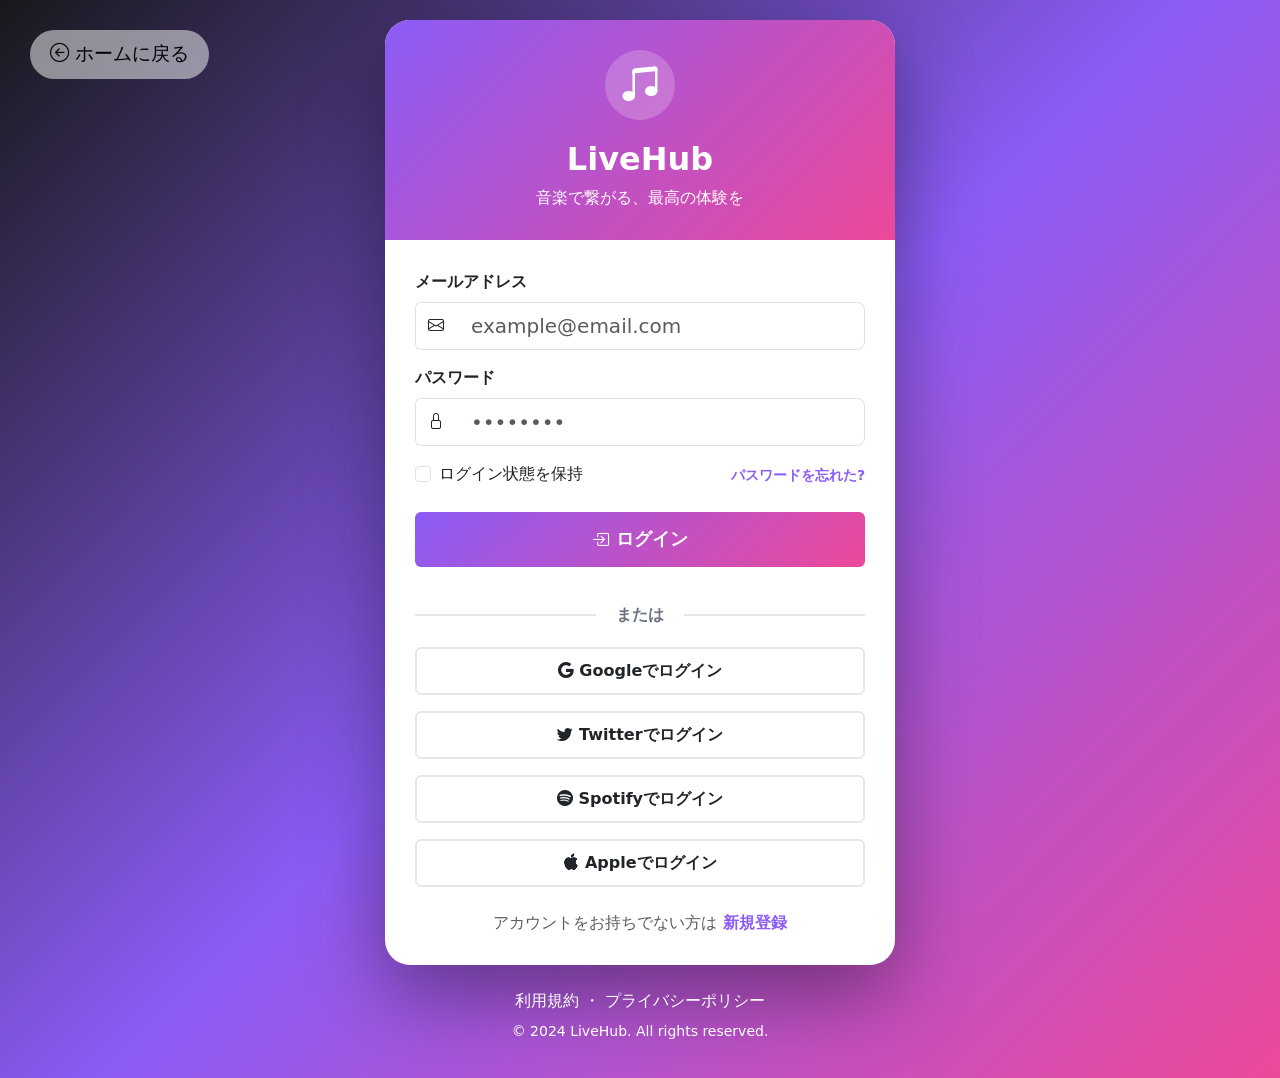
<file: music-login-page.html>
<!DOCTYPE html>
<html lang="ja">
<head>
    <meta charset="UTF-8">
    <meta name="viewport" content="width=device-width, initial-scale=1.0">
    <title>ログイン - LiveHub</title>
    <link href="https://cdn.jsdelivr.net/npm/bootstrap@5.3.0/dist/css/bootstrap.min.css" rel="stylesheet">
    <link rel="stylesheet" href="https://cdn.jsdelivr.net/npm/bootstrap-icons@1.11.0/font/bootstrap-icons.css">
    <link rel="icon" href="./img/favicon.png">
    <link rel="stylesheet" href="./css/music-login-page.css">
</head>
<body>
    <!-- 戻るリンク -->
    <a href="index.html" class="back-link text-black">
        <i class="bi bi-arrow-left-circle"></i> ホームに戻る
    </a>

    <div class="login-container">
        <div class="login-card">
            <!-- ログインヘッダー -->
            <div class="login-header">
                <div class="login-icon">
                    <i class="bi bi-music-note-beamed"></i>
                </div>
                <h2 class="fw-bold mb-2">LiveHub</h2>
                <p class="mb-0">音楽で繋がる、最高の体験を</p>
            </div>

            <!-- ログインフォーム -->
            <div class="login-body">
                <form id="loginForm">
                    <!-- メールアドレス -->
                    <div class="mb-3">
                        <label for="email" class="form-label fw-bold">
                            メールアドレス
                        </label>
                        <div class="input-group">
                            <span class="input-group-text bg-white">
                                <i class="bi bi-envelope"></i>
                            </span>
                            <input type="email" class="form-control form-control-lg" id="email" placeholder="example@email.com" required>
                        </div>
                    </div>

                    <!-- パスワード -->
                    <div class="mb-3">
                        <label for="password" class="form-label fw-bold">
                            パスワード
                        </label>
                        <div class="input-group">
                            <span class="input-group-text bg-white">
                                <i class="bi bi-lock"></i>
                            </span>
                            <input type="password" class="form-control form-control-lg" id="password" placeholder="••••••••" required>
                        </div>
                    </div>

                    <!-- オプション -->
                    <div class="d-flex justify-content-between align-items-center mb-4">
                        <div class="form-check">
                            <input class="form-check-input" type="checkbox" id="remember">
                            <label class="form-check-label" for="remember">
                                ログイン状態を保持
                            </label>
                        </div>
                        <a href="#" class="text-decoration-none small fw-bold" style="color: var(--primary-color);">
                            パスワードを忘れた?
                        </a>
                    </div>

                    <!-- ログインボタン -->
                    <button type="submit" class="btn btn-login w-100 mb-3">
                        <i class="bi bi-box-arrow-in-right"></i> ログイン
                    </button>

                    <!-- アラート -->
                    <div class="alert alert-danger d-none" role="alert" id="errorAlert">
                        <i class="bi bi-exclamation-triangle-fill"></i> メールアドレスまたはパスワードが正しくありません
                    </div>
                </form>

                <!-- ソーシャルログイン -->
                <div class="divider">
                    <span>または</span>
                </div>

                <button class="btn social-login-btn w-100 mb-3">
                    <i class="bi bi-google"></i> Googleでログイン
                </button>
                <button class="btn social-login-btn w-100 mb-3">
                    <i class="bi bi-twitter"></i> Twitterでログイン
                </button>
                <button class="btn social-login-btn w-100 mb-3">
                    <i class="bi bi-spotify"></i> Spotifyでログイン
                </button>
                <button class="btn social-login-btn w-100 mb-4">
                    <i class="bi bi-apple"></i> Appleでログイン
                </button>

                <!-- 新規登録リンク -->
                <div class="text-center">
                    <p class="text-muted mb-0">
                        アカウントをお持ちでない方は
                        <a href="./music-account-register.html" class="text-decoration-none fw-bold" style="color: var(--primary-color);">新規登録</a>
                    </p>
                </div>
            </div>
        </div>

        <!-- 追加情報 -->
        <div class="text-center mt-4 text-white">
            <p class="mb-2">
                <a href="#" class="text-white text-decoration-none">利用規約</a> ・ 
                <a href="#" class="text-white text-decoration-none">プライバシーポリシー</a>
            </p>
            <p class="small">&copy; 2024 LiveHub. All rights reserved.</p>
        </div>
    </div>

    <script src="https://cdn.jsdelivr.net/npm/bootstrap@5.3.0/dist/js/bootstrap.bundle.min.js"></script>
    <script>
        // ログインフォーム送信時の処理
        document.getElementById('loginForm').addEventListener('submit', function(e) {
            e.preventDefault();
            
            const email = document.getElementById('email').value;
            const password = document.getElementById('password').value;
            
            if (email && password) {
                alert('ログイン成功！ホーム画面に遷移します。');
                // window.location.href = 'index.html';
            } else {
                document.getElementById('errorAlert').classList.remove('d-none');
            }
        });

        // エラーメッセージの自動非表示
        document.getElementById('email').addEventListener('input', function() {
            document.getElementById('errorAlert').classList.add('d-none');
        });
        
        document.getElementById('password').addEventListener('input', function() {
            document.getElementById('errorAlert').classList.add('d-none');
        });
    </script>
</body>
</html>
</file>
<file: css/music-account-register.css>
@charset "UTF-8";

:root {
    --primary-color: #8b5cf6;
    --secondary-color: #ec4899;
    --dark-bg: #18181b;
}

body {
    background: linear-gradient(135deg, var(--dark-bg) 0%, var(--primary-color) 50%, var(--secondary-color) 100%);
    min-height: 100vh;
    display: flex;
    align-items: center;
    justify-content: center;
    position: relative;
    padding: 40px 0;
}

.signup-container {
    max-width: 550px;
    width: 100%;
    padding: 20px;
    position: relative;
    z-index: 1;
}

.signup-card {
    background: white;
    border-radius: 25px;
    box-shadow: 0 30px 80px rgba(0,0,0,0.4);
    overflow: hidden;
}

.signup-header {
    background: linear-gradient(135deg, var(--primary-color) 0%, var(--secondary-color) 100%);
    color: white;
    padding: 30px 20px;
    text-align: center;
}

.signup-icon {
    width: 70px;
    height: 70px;
    background: rgba(255, 255, 255, 0.2);
    border-radius: 50%;
    display: flex;
    align-items: center;
    justify-content: center;
    margin: 0 auto 20px;
    font-size: 2.5rem;
}

.signup-body {
    padding: 30px;
}

.form-control:focus, .form-select:focus {
    border-color: var(--primary-color);
    box-shadow: 0 0 0 0.2rem rgba(139, 92, 246, 0.25);
}

.btn-signup {
    background: linear-gradient(135deg, var(--primary-color), var(--secondary-color));
    border: none;
    color: white;
    padding: 14px;
    font-weight: bold;
    font-size: 1.1rem;
    transition: all 0.3s ease;
}

.btn-signup:hover {
    transform: translateY(-3px);
    box-shadow: 0 10px 30px rgba(139, 92, 246, 0.5);
}

.social-signup-btn {
    border: 2px solid #e5e7eb;
    padding: 10px;
    transition: all 0.2s ease;
    font-weight: 600;
}

.social-signup-btn:hover {
    border-color: var(--primary-color);
    background-color: rgba(139, 92, 246, 0.05);
    transform: translateY(-2px);
}

.divider {
    display: flex;
    align-items: center;
    text-align: center;
    margin: 20px 0;
}

.divider::before,
.divider::after {
    content: '';
    flex: 1;
    border-bottom: 2px solid #e5e7eb;
}

.divider span {
    padding: 0 20px;
    color: #6b7280;
    font-weight: 600;
}

.back-link {
    position: fixed;
    top: 30px;
    left: 30px; 
    color: white;
    text-decoration: none;
    font-size: 1.2rem;
    transition: all 0.3s ease;
    background: rgba(255, 255, 255, 0.5);
    padding: 10px 20px;
    border-radius: 50px;
    backdrop-filter: blur(10px);
    z-index: 2;
}

.back-link:hover {
    background: rgba(255, 255, 255, 0.2);
    transform: translateX(-5px);
    color: white;
}

.input-group-text {
    background: transparent;
    border-right: none;
}

.form-control {
    border-left: none;
}

.password-strength {
    height: 5px;
    background: #e5e7eb;
    border-radius: 3px;
    margin-top: 8px;
    overflow: hidden;
}

.password-strength-bar {
    height: 100%;
    width: 0%;
    transition: all 0.3s ease;
    border-radius: 3px;
}

.strength-weak { background: #ef4444; width: 33%; }
.strength-medium { background: #f59e0b; width: 66%; }
.strength-strong { background: #10b981; width: 100%; }

.form-check-input:checked {
    background-color: var(--primary-color);
    border-color: var(--primary-color);
}

.alert {
    border-radius: 12px;
}
</file>
<file: css/music-festival-myticket.css>
@charset "UTF-8";

:root {
    --primary-color: #8b5cf6;
    --secondary-color: #ec4899;
    --accent-color: #06b6d4;
    --dark-bg: #18181b;
}

.navbar {
    background: linear-gradient(135deg, var(--dark-bg) 0%, var(--primary-color) 100%);
}

.page-header {
    background: linear-gradient(135deg, var(--dark-bg) 0%, var(--primary-color) 50%, var(--secondary-color) 100%);
    color: white;
    padding: 80px 0 50px 0;
    margin-bottom: 40px;
}

.stat-card {
    background: white;
    border-radius: 15px;
    padding: 25px;
    box-shadow: 0 4px 20px rgba(0,0,0,0.08);
    transition: transform 0.3s ease;
    cursor: pointer;
}

.stat-card:hover {
    transform: translateY(-5px);
}

.stat-icon {
    width: 60px;
    height: 60px;
    border-radius: 50%;
    display: flex;
    align-items: center;
    justify-content: center;
    font-size: 1.5rem;
    margin-bottom: 15px;
}

.ticket-card {
    background: white;
    border-radius: 15px;
    overflow: hidden;
    box-shadow: 0 4px 20px rgba(0,0,0,0.08);
    margin-bottom: 20px;
    border-left: 5px solid var(--primary-color);
}

.ticket-header {
    background: linear-gradient(135deg, var(--primary-color), var(--secondary-color));
    color: white;
    padding: 20px;
}

.qr-code {
    width: 120px;
    height: 120px;
    background: white;
    border-radius: 10px;
    display: flex;
    align-items: center;
    justify-content: center;
    font-size: 3rem;
}

.table-card {
    background: white;
    border-radius: 15px;
    padding: 25px;
    box-shadow: 0 4px 20px rgba(0,0,0,0.08);
}

.status-badge {
    padding: 0.5rem 1rem;
    border-radius: 20px;
    font-weight: 600;
}

.tab-btn.active {
    background: linear-gradient(135deg, var(--primary-color), var(--secondary-color));
    color: white;
    border: none;
}

footer {
    background-color: var(--dark-bg);
    color: white;
    margin-top: 60px;
}
</file>
<file: css/music-festival-ticket.css>
@charset "UTF-8";

:root {
    --primary-color: #8b5cf6;
    --secondary-color: #ec4899;
    --accent-color: #06b6d4;
    --dark-bg: #18181b;
}

.navbar {
    background: linear-gradient(135deg, var(--dark-bg) 0%, var(--primary-color) 100%);
}

.page-header {
    background: linear-gradient(135deg, var(--dark-bg) 0%, var(--primary-color) 50%, var(--secondary-color) 100%);
    color: white;
    padding: 80px 0 50px 0;
    margin-bottom: 40px;
}

.step-indicator {
    display: flex;
    justify-content: space-between;
    margin-bottom: 40px;
    position: relative;
}

.step-indicator::before {
    content: '';
    position: absolute;
    top: 25px;
    left: 0;
    right: 0;
    height: 3px;
    background: #e5e7eb;
    z-index: 0;
}

.step {
    flex: 1;
    text-align: center;
    position: relative;
    z-index: 1;
}

.step-circle {
    width: 50px;
    height: 50px;
    border-radius: 50%;
    background: white;
    border: 3px solid #e5e7eb;
    display: flex;
    align-items: center;
    justify-content: center;
    margin: 0 auto 10px;
    font-weight: bold;
    color: #9ca3af;
}

.step.active .step-circle {
    background: linear-gradient(135deg, var(--primary-color), var(--secondary-color));
    border-color: var(--primary-color);
    color: white;
}

.step.completed .step-circle {
    background: #10b981;
    border-color: #10b981;
    color: white;
}

.ticket-card {
    border: 3px solid #e5e7eb;
    border-radius: 15px;
    padding: 25px;
    transition: all 0.3s ease;
    cursor: pointer;
    background: white;
}

.ticket-card:hover {
    border-color: var(--primary-color);
    transform: translateY(-5px);
    box-shadow: 0 10px 30px rgba(139, 92, 246, 0.2);
}

.ticket-card.selected {
    border-color: var(--primary-color);
    background: rgba(139, 92, 246, 0.05);
    box-shadow: 0 0 0 3px rgba(139, 92, 246, 0.1);
}

.price-tag {
    background: linear-gradient(135deg, var(--primary-color), var(--secondary-color));
    color: white;
    padding: 15px 25px;
    border-radius: 10px;
    font-size: 1.5rem;
    font-weight: bold;
}

.seat-map {
    background: #f9fafb;
    border-radius: 15px;
    padding: 30px;
    margin-bottom: 30px;
}

.stage {
    background: linear-gradient(135deg, var(--dark-bg), var(--primary-color));
    color: white;
    padding: 20px;
    border-radius: 10px;
    text-align: center;
    margin-bottom: 30px;
}

.seat-section {
    margin-bottom: 20px;
}

.seat {
    width: 30px;
    height: 30px;
    margin: 3px;
    border-radius: 5px;
    display: inline-flex;
    align-items: center;
    justify-content: center;
    font-size: 0.7rem;
    cursor: pointer;
    transition: all 0.2s ease;
}

.seat.available {
    background: #10b981;
    color: white;
}

.seat.available:hover {
    background: #059669;
    transform: scale(1.1);
}

.seat.selected {
    background: var(--primary-color);
    color: white;
}

.seat.sold {
    background: #e5e7eb;
    color: #9ca3af;
    cursor: not-allowed;
}

.legend-item {
    display: inline-flex;
    align-items: center;
    margin-right: 20px;
}

.legend-box {
    width: 20px;
    height: 20px;
    border-radius: 3px;
    margin-right: 8px;
}

.summary-card {
    position: sticky;
    top: 20px;
    background: white;
    border-radius: 15px;
    padding: 25px;
    box-shadow: 0 4px 20px rgba(0,0,0,0.08);
}

.alert-custom {
    border-left: 4px solid;
    border-radius: 10px;
}

footer {
    background-color: var(--dark-bg);
    color: white;
    margin-top: 60px;
}
</file>
<file: css/music-login-page.css>
@charset "UTF-8";

:root {
    --primary-color: #8b5cf6;
    --secondary-color: #ec4899;
    --dark-bg: #18181b;
}

body {
    background: linear-gradient(135deg, var(--dark-bg) 0%, var(--primary-color) 50%, var(--secondary-color) 100%);
    min-height: 100vh;
    display: flex;
    align-items: center;
    justify-content: center;
    position: relative;
}


@keyframes float {
    0%, 100% { transform: translate(0, 0); }
    50% { transform: translate(30px, 30px); }
}

.login-container {
    max-width: 550px;
    width: 100%;
    padding: 20px;
    position: relative;
    z-index: 1;
}

.login-card {
    background: white;
    border-radius: 25px;
    box-shadow: 0 30px 80px rgba(0,0,0,0.4);
    overflow: hidden;
}

.login-header {
    background: linear-gradient(135deg, var(--primary-color) 0%, var(--secondary-color) 100%);
    color: white;
    padding: 30px 20px;
    text-align: center;
}

.login-icon {
    width: 70px;
    height: 70px;
    background: rgba(255, 255, 255, 0.2);
    border-radius: 50%;
    display: flex;
    align-items: center;
    justify-content: center;
    margin: 0 auto 20px;
    font-size: 2.5rem;
}

.login-body {
    padding: 30px;
}

.form-control:focus, .form-select:focus {
    border-color: var(--primary-color);
    box-shadow: 0 0 0 0.2rem rgba(139, 92, 246, 0.25);
}

.btn-login {
    background: linear-gradient(135deg, var(--primary-color), var(--secondary-color));
    border: none;
    color: white;
    padding: 14px;
    font-weight: bold;
    font-size: 1.1rem;
    transition: all 0.3s ease;
}

.btn-login:hover {
    transform: translateY(-3px);
    box-shadow: 0 10px 30px rgba(139, 92, 246, 0.5);
}

.social-login-btn {
    border: 2px solid #e5e7eb;
    padding: 10px;
    transition: all 0.2s ease;
    font-weight: 600;
}

.social-login-btn:hover {
    border-color: var(--primary-color);
    background-color: rgba(139, 92, 246, 0.05);
    transform: translateY(-2px);
}

.divider {
    display: flex;
    align-items: center;
    text-align: center;
    margin: 20px 0;
}

.divider::before,
.divider::after {
    content: '';
    flex: 1;
    border-bottom: 2px solid #e5e7eb;
}

.divider span {
    padding: 0 20px;
    color: #6b7280;
    font-weight: 600;
}

.back-link {
    position: fixed;
    top: 30px;
    left: 30px; 
    color: white;
    text-decoration: none;
    font-size: 1.2rem;
    transition: all 0.3s ease;
    background: rgba(255, 255, 255, 0.5);
    padding: 10px 20px;
    border-radius: 50px;
    backdrop-filter: blur(10px);
    z-index: 2;
}

.back-link:hover {
    background: rgba(255, 255, 255, 0.2);
    transform: translateX(-5px);
    color: white;
}

.input-group-text {
    background: transparent;
    border-right: none;
}

.form-control {
    border-left: none;
}
</file>
